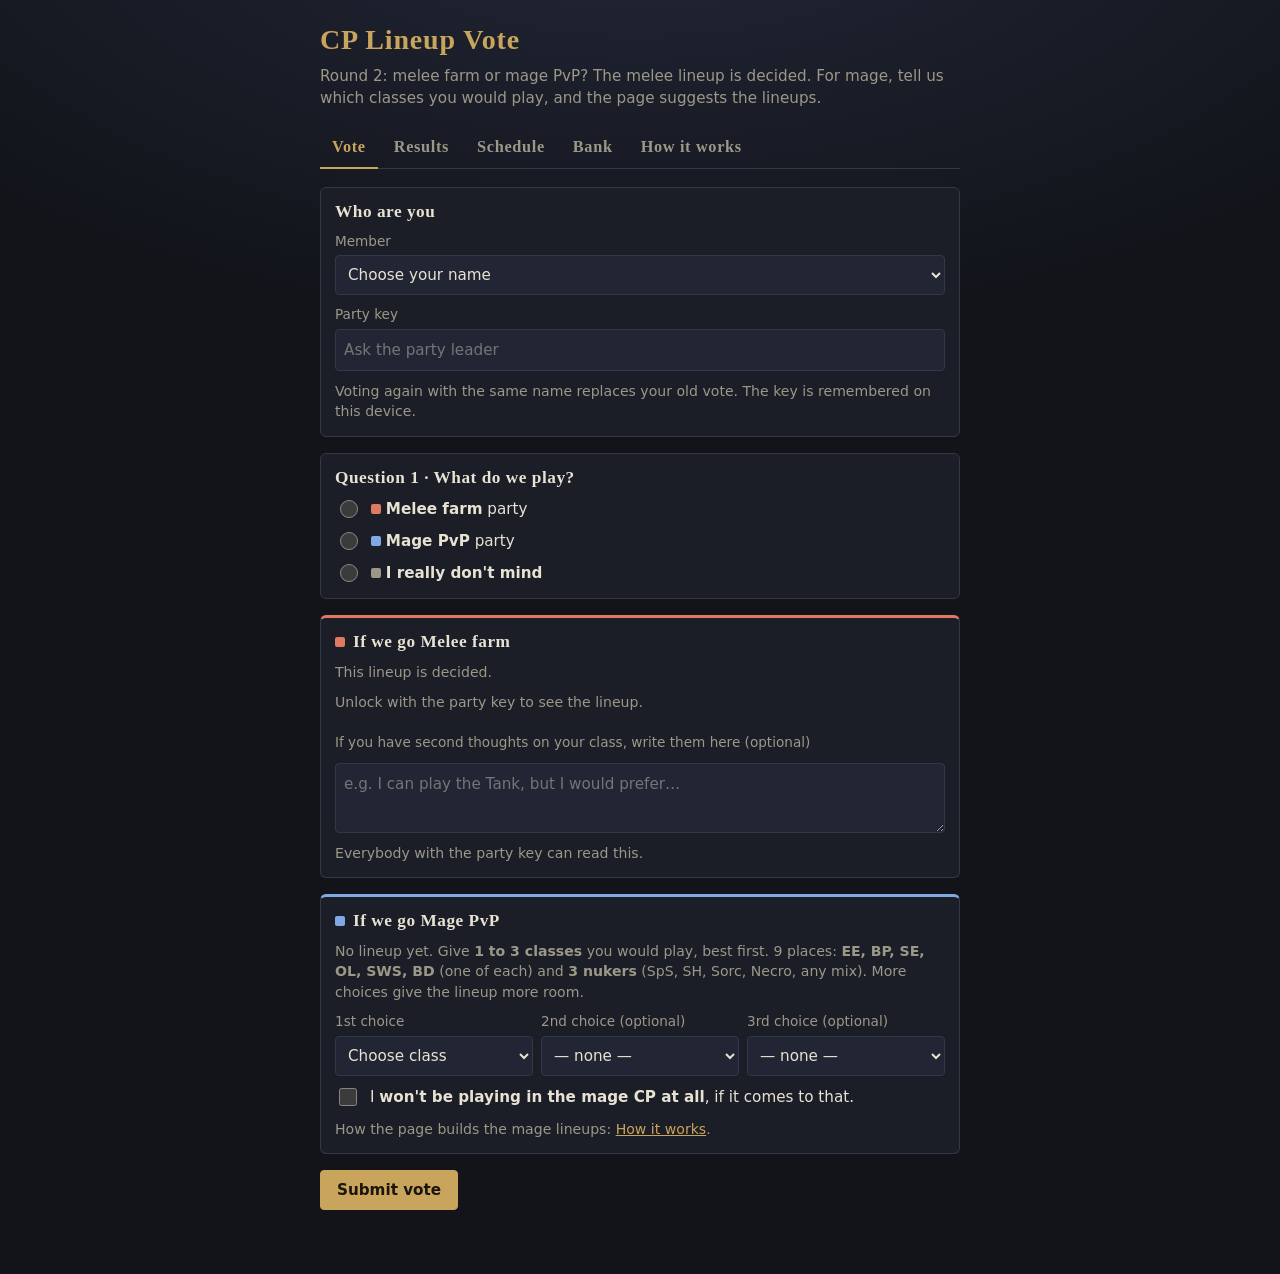
<file: site/index.html>
<!doctype html>
<html lang="en">
<head>
<meta charset="utf-8">
<meta name="viewport" content="width=device-width,initial-scale=1,viewport-fit=cover">
<meta name="author" content="Christoforos Pliatsikas">
<meta name="robots" content="noindex,nofollow">
<meta http-equiv="Content-Security-Policy" content="default-src 'self'; script-src 'self'; style-src 'self' 'unsafe-inline' https://fonts.googleapis.com; font-src https://fonts.gstatic.com; img-src 'self' data:; connect-src https://*.workers.dev 'self'; base-uri 'none'; form-action 'none'">
<title>CP Lineup Vote</title>
<link rel="preconnect" href="https://fonts.googleapis.com">
<link rel="stylesheet" href="https://fonts.googleapis.com/css2?family=Alegreya+SC:wght@700&family=Alegreya+Sans:wght@400;500;700&display=swap">
<link rel="stylesheet" href="style.css">
<style>html{padding-top:env(safe-area-inset-top,0px);padding-bottom:env(safe-area-inset-bottom,0px)}body{margin:0}[hidden]{display:none!important}</style>
<script src="config.js"></script>
<script src="app.js" defer></script>
<script src="schedule.js" defer></script>
<script src="bank.js" defer></script>
</head>
<body>
<div class="wrap">
  <header>
    <h1>CP Lineup Vote</h1>
    <p>Round 2: melee farm or mage PvP? The melee lineup is decided. For mage, tell us which classes you would play, and the page suggests the lineups.</p>
  </header>

  <div class="box" id="unlock" hidden>
    <h2>Party key needed</h2>
    <p class="sub">The votes, lineups and schedule are only for party members. Type the party key to see them.</p>
    <div class="key-row">
      <label class="f" for="unlock-key">Party key<input class="text" type="password" id="unlock-key" autocomplete="off"></label>
      <button class="primary" id="unlock-btn" type="button">Unlock</button>
    </div>
    <p class="msg" id="unlock-msg" aria-live="polite"></p>
  </div>

  <nav class="tabs" role="tablist">
    <button class="tab" role="tab" id="tab-vote" aria-selected="true">Vote</button>
    <button class="tab" role="tab" id="tab-results" aria-selected="false">Results</button>
    <button class="tab" role="tab" id="tab-schedule" aria-selected="false">Schedule</button>
    <button class="tab" role="tab" id="tab-bank" aria-selected="false">Bank</button>
    <button class="tab" role="tab" id="tab-rules" aria-selected="false">How it works</button>
  </nav>

  <!-- VOTE -->
  <section class="view" id="view-vote">
    <div class="box">
      <h2>Who are you</h2>
      <label class="f" for="voter">Member
        <select id="voter"></select>
      </label>
      <label class="f" for="party-key">Party key
        <input class="text" type="password" id="party-key" autocomplete="off" placeholder="Ask the party leader">
      </label>
      <p class="sub" id="voter-hint">Voting again with the same name replaces your old vote. The key is remembered on this device.</p>
    </div>

    <div class="box">
      <h2>Question 1 · What do we play?</h2>
      <div class="checks" role="radiogroup" aria-label="Party type">
        <label class="check" for="party-melee"><input type="radio" name="party" id="party-melee" value="melee"><span><span class="tag t-melee"></span> <b>Melee farm</b> party</span></label>
        <label class="check" for="party-mage"><input type="radio" name="party" id="party-mage" value="mage"><span><span class="tag t-mage"></span> <b>Mage PvP</b> party</span></label>
        <label class="check" for="party-any"><input type="radio" name="party" id="party-any" value="any"><span><span class="tag t-any"></span> <b>I really don't mind</b></span></label>
      </div>
    </div>

    <div class="box card-melee">
      <h2><span class="tag t-melee"></span>If we go Melee farm</h2>
      <p class="sub">This lineup is decided.</p>
      <div id="melee-lineup"></div>
      <p class="sub" id="my-melee"></p>
      <label class="f" for="thoughts">If you have second thoughts on your class, write them here (optional)
        <textarea id="thoughts" class="plain" maxlength="600" placeholder="e.g. I can play the Tank, but I would prefer…"></textarea>
      </label>
      <p class="sub">Everybody with the party key can read this.</p>
    </div>

    <div class="box card-mage">
      <h2><span class="tag t-mage"></span>If we go Mage PvP</h2>
      <p class="sub">No lineup yet. Give <b>1 to 3 classes</b> you would play, best first. 9 places: <b>EE, BP, SE, OL, SWS, BD</b> (one of each) and <b>3 nukers</b> (SpS, SH, Sorc, Necro, any mix). More choices give the lineup more room.</p>
      <div class="grid3" id="mage-picks"></div>
      <label class="check" for="no-mage"><input type="checkbox" id="no-mage"><span>I <b>won't be playing in the mage CP at all</b>, if it comes to that.</span></label>
      <p class="sub">How the page builds the mage lineups: <button class="link" id="goto-rules">How it works</button>.</p>
    </div>

    <div class="btns">
      <button class="primary" id="submit">Submit vote</button>
    </div>
    <p class="msg" id="vote-msg" aria-live="polite"></p>
  </section>

  <!-- RESULTS -->
  <section class="view" id="view-results" hidden>
    <div class="box">
      <h2>Voted so far</h2>
      <div class="chips" id="voted-chips"></div>
      <p class="updated" id="updated"></p>
    </div>

    <div id="results-out" class="stack"></div>

    <div class="box">
      <h2>All votes</h2>
      <div class="votes-table-wrap" id="votes-table"></div>
    </div>
  </section>

  <!-- SCHEDULE -->
  <section class="view" id="view-schedule" hidden>
    <div class="box">
      <h2>My hours</h2>
      <p class="sub">An L2 day runs <b>06:00 → 06:00</b>, so a night like 22:00–02:00 stays one session. Enter times in <b>your own</b> time zone.</p>
      <div class="grid3 g2">
        <label class="f" for="sched-who">Member<select id="sched-who"></select></label>
        <label class="f" for="sched-key">Party key<input class="text" type="password" id="sched-key" autocomplete="off" placeholder="Ask the party leader"></label>
      </div>
      <label class="f" for="sched-tz">My time zone<select id="sched-tz"></select></label>
      <p class="sub" id="sched-hint"></p>
      <h3>Usual hours per weekday</h3>
      <div id="sched-week" class="sd"></div>
      <h3>Next 7 days</h3>
      <p class="sub">Change single days when they differ from your usual hours.</p>
      <div id="sched-days" class="sd"></div>
      <div class="btns"><button class="primary" id="sched-save">Save my hours</button></div>
      <p class="msg" id="sched-msg" aria-live="polite"></p>
    </div>

    <div class="box">
      <h2>Who can play when</h2>
      <p class="sub">Times shown in your time zone: <b id="sched-tzview"></b>. Blue = can play. The bottom row counts people online, gold = enough for a party.</p>
      <label class="f inline" for="sched-min">Show windows with at least <input class="text num" type="number" id="sched-min" min="1" max="20"> people</label>
      <p class="sub" id="sched-missing"></p>
      <p class="updated" id="sched-updated"></p>
    </div>

    <div id="sched-out" class="stack"></div>

    <div class="box">
      <h2>Pair overlap</h2>
      <p class="sub">Hours each two members can play together in the next 7 days.</p>
      <div class="votes-table-wrap" id="sched-pairs"></div>
    </div>
  </section>

  <!-- HOW IT WORKS -->
  <!-- BANK -->
  <section class="view" id="view-bank" hidden>
    <div class="box">
      <h2>CP bank</h2>
      <p class="sub">What everyone gave, what the CP bought for whom, what we hold, and how close we are to the next goals. Everyone in the CP can read it; only the bank admin can change it.</p>
      <p class="sub" id="bank-status"></p>
    </div>

    <details class="box admin" id="bank-admin">
      <summary>Bank admin <small id="bank-admin-state">Read only.</small></summary>
      <div class="key-row" id="admin-key-row">
        <label class="f" for="admin-key">Admin key<input class="text" type="password" id="admin-key" autocomplete="off"></label>
        <button class="primary" id="admin-btn" type="button">Edit</button>
      </div>
      <button class="ghost" id="admin-lock" type="button" hidden>Stop editing in this browser</button>
      <p class="msg" id="admin-msg" aria-live="polite"></p>

      <div id="bank-admin-tools" hidden>
        <details id="e-box" open>
          <summary>Add a ledger line</summary>
          <div class="grid3 g2">
            <label class="f" for="e-type">Type<select id="e-type"></select></label>
            <label class="f" for="e-date">Date<input class="text" type="date" id="e-date"></label>
          </div>
          <p class="sub" id="e-help"></p>
          <div id="e-member-row"><label class="f" for="e-member">Member<select id="e-member"></select></label></div>
          <div id="e-adena-row"><label class="f" id="e-adena-lab" for="e-adena">Adena<input class="text" id="e-adena" inputmode="decimal" placeholder="1500000, 1.5m or 200k" autocomplete="off"></label></div>
          <div id="e-item-row">
            <label class="f" id="e-item-lab" for="e-item">Item (optional)<input class="text" id="e-item" list="item-names" placeholder="Start typing an item name" autocomplete="off"></label>
            <div class="grid3 g2">
              <label class="f" for="e-qty">Quantity<input class="text" type="number" id="e-qty" min="1" value="1"></label>
              <label class="f" for="e-value">Item value (adena, all of them)<input class="text" id="e-value" inputmode="decimal" placeholder="e.g. 950k" autocomplete="off"></label>
            </div>
            <p class="sub" id="e-hint"></p>
          </div>
          <label class="f" for="e-note">Note<input class="text" id="e-note" maxlength="300" placeholder="optional; required for a correction" autocomplete="off"></label>
          <input type="hidden" id="e-goal">
          <div class="btns"><button class="primary" id="e-save" type="button">Save line</button></div>
          <p class="msg" id="e-msg" aria-live="polite"></p>
        </details>

        <details id="g-box">
          <summary><span id="g-legend">New goal</span></summary>
          <input type="hidden" id="g-id">
          <label class="f" for="g-item">Item (optional, fills name and shop price)<input class="text" id="g-item" list="item-names" autocomplete="off"></label>
          <label class="f" for="g-title">Goal<input class="text" id="g-title" maxlength="80" placeholder="e.g. Destroyer weapon for Sinook" autocomplete="off"></label>
          <div class="grid3 g2">
            <label class="f" for="g-member">For<select id="g-member"></select></label>
            <label class="f" for="g-priority">Priority (1 = first)<input class="text" type="number" id="g-priority" min="1" max="999" value="1"></label>
          </div>
          <label class="f" for="g-cost">Cost (adena)<input class="text" id="g-cost" inputmode="decimal" placeholder="5000000 or 5m" autocomplete="off"></label>
          <p class="sub" id="g-hint"></p>
          <label class="f" for="g-note">Note<input class="text" id="g-note" maxlength="300" autocomplete="off"></label>
          <div class="btns"><button class="primary" id="g-save" type="button">Save goal</button><button class="ghost" id="g-new" type="button">Clear</button></div>
          <p class="msg" id="g-msg" aria-live="polite"></p>
        </details>

        <details>
          <summary>Crystal prices and shop tax</summary>
          <p class="sub">Today's market price per crystal (min–max). Item values in the bank use it. Leave a grade empty if nobody trades it.</p>
          <div class="crys">
            <span></span><b>min</b><b>max</b>
            <span>D</span><input class="text" id="s-D-lo" inputmode="numeric"><input class="text" id="s-D-hi" inputmode="numeric">
            <span>C</span><input class="text" id="s-C-lo" inputmode="numeric"><input class="text" id="s-C-hi" inputmode="numeric">
            <span>B</span><input class="text" id="s-B-lo" inputmode="numeric"><input class="text" id="s-B-hi" inputmode="numeric">
            <span>A</span><input class="text" id="s-A-lo" inputmode="numeric"><input class="text" id="s-A-hi" inputmode="numeric">
            <span>S</span><input class="text" id="s-S-lo" inputmode="numeric"><input class="text" id="s-S-hi" inputmode="numeric">
          </div>
          <label class="f" for="s-tax">Shop tax % (castle tax added to NPC shop prices)<input class="text" type="number" id="s-tax" min="0" max="50" value="0"></label>
          <div class="btns"><button class="primary" id="s-save" type="button">Save</button></div>
          <p class="msg" id="s-msg" aria-live="polite"></p>
        </details>
      </div>
    </details>

    <div id="bank-out"></div>
    <datalist id="item-names"></datalist><datalist id="item-names-wh"></datalist>
  </section>

  <section class="view" id="view-rules" hidden>
    <div class="box" lang="en">
      <h2><span class="lang">EN</span>How round 2 works</h2>
      <h3>Question 1: Melee farm or Mage PvP</h3>
      <ul class="rules">
        <li>Every member has one vote: <b>Melee farm</b>, <b>Mage PvP</b> or <b>I really don't mind</b>. The Results tab shows the count and who voted what. "I really don't mind" counts for neither side.</li>
        <li>The <b>melee lineup is decided</b>. If you have second thoughts about your class, write them in the box. Everybody with the party key reads them, and we talk about it. They don't change any count.</li>
      </ul>
      <h3>Mage: your choices</h3>
      <ul class="rules">
        <li>A mage party has 9 places: <b>EE, BP, SE, OL, SWS, BD</b> (one of each) and <b>3 nukers</b> in any mix of SpS, SH, Sorc and Necro (for example 2 Sorc + 1 Necro is fine).</li>
        <li>Everybody gives <b>1 to 3 classes</b> he would play, best first, also the ones who voted Melee. We are 9, so we need everyone's choices to see if a mage party works.</li>
        <li>No class is worth more than another. Only the order of <b>your own</b> choices counts.</li>
        <li>If you tick <b>"I won't be playing in the mage CP at all"</b>, you are left out of the mage lineups and your place becomes a recruit.</li>
      </ul>
      <h3>How the page builds the mage lineups</h3>
      <p class="sub">It tries every possible placement and keeps the best, in this order:</p>
      <ol class="rules">
        <li><b>As few members without a place as possible.</b> Someone whose choices are all taken has no place, so this comes first.</li>
        <li><b>As many members as possible on their 1st choice.</b></li>
        <li><b>Then as many as possible on their 2nd choice.</b></li>
        <li><b>A clash between voters of Question 1:</b> when two members want the same place at the same level (for example both have BP as 1st choice) and voted differently, the order is <b>Melee farm &gt; I really don't mind &gt; Mage PvP</b>: the <b>Mage voter yields</b> and plays his next choice. He gets the party type he wanted, so he can live with his 2nd choice; the Melee voter didn't want mage at all, so he gets the class he prefers. A "don't mind" voter yields to a Melee voter, and keeps his place against a Mage voter.</li>
        <li><b>Still equal</b> (both voted the same in Question 1): the page shows every equally good lineup, with the different places in gold. Agree between you, or <b>roll /dice</b> in game.</li>
      </ol>
      <p class="sub">Rules 1–3 come before rule 4. If the Mage voter's next choice is already taken by someone else, but the Melee voter's next choice is free, the Melee voter moves instead. Otherwise someone would end up on a 3rd choice or without a place, and the rules avoid that first.</p>
      <p class="sub">Example: Player A voted Mage PvP and chose BP, then SE. Player B voted Melee farm and chose BP, then OL. Both 2nd choices are free, so both lineups have one member on a 1st and one on a 2nd choice. Rule 4 decides: B gets BP, A plays SE.</p>
      <p class="sub">Empty places in the lineup are the classes we recruit. Under <b>Next best lineups</b> you see the closest alternatives, in case someone changes his mind.</p>

      <h3>Bank</h3>
      <ul class="rules">
        <li>The <b>Bank</b> tab is the CP's book: every adena and item given, every drop that goes into the bank, and everything the CP bought or handed out for a member. Everyone with the party key can read it; only the bank admin can write.</li>
        <li><b>Given</b> = adena + items, at the value written when they were given. <b>Received</b> = what the CP paid or handed out for that member. <b>Net</b> = given − received. Party drops and <b>general expenses</b> (shots, scrolls, misc) count for the CP, not for one member.</li>
        <li><b>Item value</b> = crystal value at today's crystal price (D grade and up), or what an NPC pays for NG items (half the base price). Shop prices are the NPC base price + shop tax.</li>
        <li><b>Goals</b> are filled with the bank adena in priority order: goal 1 first, then what is left goes to goal 2, and so on. The light part of a bar shows how far we would get if we also sold the warehouse items.</li>
        <li>Lines are never deleted, only <b>voided</b> with a reason, and every change is in the change log.</li>
      </ul>

      <h3>Schedule</h3>
      <ul class="rules">
        <li>An L2 day runs <b>06:00 → 06:00</b>, so a night like 22:00–02:00 stays one session.</li>
        <li>Each member enters times in <b>his own time zone</b>. The page takes it from your PC; change it only if your PC is set wrong. Everybody sees all hours converted to his own time zone.</li>
        <li><b>Usual hours per weekday</b> repeat every week. Under <b>Next 7 days</b> you change only the days that differ, or mark <b>Can't play</b>. Tick <b>All day</b> if you can play the whole L2 day (06:00 → 06:00).</li>
        <li>For each day you see one row per member and an <b>online</b> row: gold means at least the number of people you chose in the filter.</li>
        <li><b>Windows</b> are stretches of 1 hour or more with enough people online. <b>Whole time</b> lists who is there from start to end, <b>Part of it</b> who joins or leaves.</li>
        <li>For each window, the page builds the <b>Mage party</b> from the whole-time group, with the same rules as the mage lineups, and shows which places we must recruit. Members without a vote, or who won't play mage, are not in that lineup.</li>
        <li><b>Pair overlap</b> shows how many hours each two members can play together in the next 7 days.</li>
        <li>Days older than 2 days are deleted by themselves.</li>
      </ul>
    </div>

    <div class="box" lang="el">
      <h2><span class="lang">EL</span>Πώς δουλεύει ο 2ος γύρος</h2>
      <h3>Ερώτηση 1: Melee farm ή Mage PvP</h3>
      <ul class="rules">
        <li>Κάθε μέλος έχει μία ψήφο: <b>Melee farm</b>, <b>Mage PvP</b> ή <b>I really don't mind</b>. Στο Results φαίνεται το σύνολο και τι ψήφισε ο καθένας. Το «I really don't mind» δεν μετράει για καμία πλευρά.</li>
        <li>Το <b>melee lineup είναι αποφασισμένο</b>. Αν έχεις δεύτερες σκέψεις για το class σου, γράψ' τες στο κουτί. Τις διαβάζουν όλοι όσοι έχουν το party key και το συζητάμε. Δεν αλλάζουν καμία μέτρηση.</li>
      </ul>
      <h3>Mage: οι επιλογές σου</h3>
      <ul class="rules">
        <li>Ένα mage party έχει 9 θέσεις: <b>EE, BP, SE, OL, SWS, BD</b> (ένα από το καθένα) και <b>3 nukers</b> σε οποιονδήποτε συνδυασμό από SpS, SH, Sorc και Necro (π.χ. 2 Sorc + 1 Necro είναι ok).</li>
        <li>Όλοι δίνουν <b>1 έως 3 classes</b> που θα έπαιζαν, με σειρά προτίμησης, και όσοι ψήφισαν Melee. Είμαστε 9, οπότε χρειαζόμαστε τις επιλογές όλων για να δούμε αν βγαίνει mage party.</li>
        <li>Κανένα class δεν αξίζει περισσότερο από άλλο. Μετράει μόνο η σειρά των <b>δικών σου</b> επιλογών.</li>
        <li>Αν τσεκάρεις <b>«I won't be playing in the mage CP at all»</b>, δεν μπαίνεις στα mage lineups και η θέση σου γίνεται θέση που ψάχνουμε.</li>
      </ul>
      <h3>Πώς στήνει η σελίδα τα mage lineups</h3>
      <p class="sub">Δοκιμάζει κάθε πιθανό στήσιμο και κρατάει το καλύτερο, με αυτή τη σειρά:</p>
      <ol class="rules">
        <li><b>Όσο το δυνατόν λιγότερα μέλη χωρίς θέση.</b> Όποιος έχει όλες τις επιλογές του πιασμένες μένει χωρίς θέση, γι' αυτό μετράει πρώτο.</li>
        <li><b>Όσο το δυνατόν περισσότερα μέλη στην 1η τους επιλογή.</b></li>
        <li><b>Μετά όσο το δυνατόν περισσότερα στη 2η τους επιλογή.</b></li>
        <li><b>Σύγκρουση ανάμεσα σε ψήφους της Ερώτησης 1:</b> όταν δύο μέλη θέλουν την ίδια θέση στο ίδιο επίπεδο (π.χ. και οι δύο έχουν BP 1η επιλογή) και ψήφισαν διαφορετικά, η σειρά είναι <b>Melee farm &gt; I really don't mind &gt; Mage PvP</b>: <b>υποχωρεί αυτός που ψήφισε Mage</b> και παίζει την επόμενη επιλογή του. Παίρνει τον τύπο party που ήθελε, οπότε μπορεί να ζήσει με τη 2η του επιλογή· αυτός που ψήφισε Melee δεν ήθελε καθόλου mage, οπότε παίρνει το class που προτιμάει. Όποιος ψήφισε «don't mind» υποχωρεί σε αυτόν που ψήφισε Melee και κρατάει τη θέση του απέναντι σε αυτόν που ψήφισε Mage.</li>
        <li><b>Αν είναι ακόμα ίσοι</b> (ψήφισαν το ίδιο στην Ερώτηση 1): η σελίδα δείχνει όλα τα εξίσου καλά lineups, με τις θέσεις που αλλάζουν σε χρυσό. Τα βρίσκετε μεταξύ σας ή κάνετε <b>roll /dice</b> in game.</li>
      </ol>
      <p class="sub">Οι κανόνες 1–3 μετράνε πριν από τον 4. Αν η επόμενη επιλογή αυτού που ψήφισε Mage είναι ήδη πιασμένη από άλλον, ενώ του Melee είναι ελεύθερη, μετακινείται αυτός που ψήφισε Melee. Αλλιώς κάποιος θα έμενε σε 3η επιλογή ή χωρίς θέση, και οι κανόνες το αποφεύγουν αυτό πρώτα.</p>
      <p class="sub">Παράδειγμα: ο Player A ψήφισε Mage PvP και διάλεξε BP και μετά SE. Ο Player B ψήφισε Melee farm και διάλεξε BP και μετά OL. Και οι δύο 2ες επιλογές είναι ελεύθερες, οπότε και τα δύο lineups έχουν ένα μέλος σε 1η και ένα σε 2η επιλογή. Αποφασίζει ο κανόνας 4: ο B παίρνει BP, ο A παίζει SE.</p>
      <p class="sub">Οι κενές θέσεις του lineup είναι τα classes που ψάχνουμε. Στο <b>Next best lineups</b> βλέπεις τις πιο κοντινές εναλλακτικές, σε περίπτωση που κάποιος αλλάξει γνώμη.</p>

      <h3>Τράπεζα</h3>
      <ul class="rules">
        <li>Το tab <b>Bank</b> είναι το βιβλίο του CP: κάθε adena και item που δόθηκε, κάθε drop που μπαίνει στην τράπεζα, και ό,τι αγόρασε ή έδωσε το CP σε κάθε μέλος. Το διαβάζουν όλοι όσοι έχουν το party key· γράφει μόνο ο admin της τράπεζας.</li>
        <li><b>Given</b> = adena + items, με την αξία που γράφτηκε όταν δόθηκαν. <b>Received</b> = ό,τι πλήρωσε ή έδωσε το CP σε αυτό το μέλος. <b>Net</b> = given − received. Τα drops του party και τα <b>γενικά έξοδα</b> (shots, scrolls, διάφορα) μετράνε για το CP, όχι για ένα μέλος.</li>
        <li><b>Αξία item</b> = αξία σε crystals με τη σημερινή τιμή crystal (από D grade και πάνω), ή ό,τι δίνει ο NPC για τα NG items (μισή base price). Οι τιμές shop είναι η base price του NPC + το shop tax.</li>
        <li>Οι <b>στόχοι</b> γεμίζουν με τα adena της τράπεζας με σειρά προτεραιότητας: πρώτα ο στόχος 1, ό,τι περισσέψει πάει στον 2, κ.ο.κ. Το ανοιχτό κομμάτι της μπάρας δείχνει πόσο μακριά θα φτάναμε αν πουλούσαμε και τα items της αποθήκης.</li>
        <li>Οι γραμμές δεν σβήνονται ποτέ, μόνο <b>ακυρώνονται (void)</b> με αιτία, και κάθε αλλαγή φαίνεται στο change log.</li>
      </ul>

      <h3>Πρόγραμμα</h3>
      <ul class="rules">
        <li>Μια μέρα L2 είναι από <b>06:00 → 06:00</b>, οπότε ένα βράδυ όπως 22:00–02:00 μένει ένα session.</li>
        <li>Κάθε μέλος βάζει ώρες στη <b>δική του ώρα</b>. Η σελίδα την παίρνει από το PC σου· άλλαξέ την μόνο αν το PC σου έχει λάθος ώρα. Ο καθένας βλέπει όλες τις ώρες μετατρεμμένες στη δική του ώρα.</li>
        <li>Οι <b>συνηθισμένες ώρες ανά μέρα</b> επαναλαμβάνονται κάθε εβδομάδα. Στις <b>επόμενες 7 μέρες</b> αλλάζεις μόνο τις μέρες που διαφέρουν, ή βάζεις <b>Can't play</b>. Τσέκαρε <b>All day</b> αν μπορείς όλη τη μέρα L2 (06:00 → 06:00).</li>
        <li>Για κάθε μέρα βλέπεις μία γραμμή ανά μέλος και μια γραμμή <b>online</b>: χρυσό σημαίνει τουλάχιστον όσα άτομα έχεις βάλει στο φίλτρο.</li>
        <li>Τα <b>windows</b> είναι διαστήματα 1 ώρας και πάνω με αρκετά άτομα online. Το <b>Whole time</b> δείχνει ποιοι είναι εκεί από την αρχή ως το τέλος, το <b>Part of it</b> ποιοι μπαίνουν ή φεύγουν ενδιάμεσα.</li>
        <li>Για κάθε window η σελίδα στήνει το <b>Mage party</b> με όσους είναι εκεί όλη την ώρα, με τους ίδιους κανόνες όπως στα mage lineups, και δείχνει ποιες θέσεις πρέπει να ψάξουμε. Όσοι δεν έχουν ψηφίσει, ή δεν θα παίξουν mage, δεν μπαίνουν σε αυτό το lineup.</li>
        <li>Το <b>Pair overlap</b> δείχνει πόσες ώρες μπορούν να παίξουν μαζί κάθε δύο μέλη τις επόμενες 7 μέρες.</li>
        <li>Μέρες παλαιότερες από 2 μέρες σβήνονται μόνες τους.</li>
      </ul>
    </div>
  </section>
</div>
</body>
</html>
</file>
<file: site/style.css>
/* CP Lineup Vote - Christoforos Pliatsikas */
/* Layout: one narrow column like an in-game window; three tabs (Vote / Results / How it works), party types colour-coded. Single dark look by choice (game UI). */
:root{
  --bg:#12141a; --panel:#1b1e27; --panel2:#222634; --line:#323849;
  --fg:#e8e2d2; --muted:#9c9888; --gold:#c9a45c; --gold-dim:#8a7140;
  --mage:#82a8e3; --melee:#df7a62; --archer:#93c272;
  --warn:#e9b44c; --bad:#e2685b; --ink:#1a160c;
  --display:"Alegreya SC",Georgia,serif;
  --body:"Alegreya Sans","Segoe UI",system-ui,sans-serif;
  color-scheme:dark;
}
*{box-sizing:border-box}
body{
  background:var(--bg); color:var(--fg); font-family:var(--body); font-size:16px; line-height:1.45;
  padding-left:max(16px,env(safe-area-inset-left,0px)); padding-right:max(16px,env(safe-area-inset-right,0px));
  padding-block:20px 48px;
  background-image:radial-gradient(ellipse 120% 60% at 50% -10%, #232838 0%, transparent 60%);
}
.wrap{max-width:640px;margin:0 auto;display:flex;flex-direction:column;gap:18px}
header h1{font-family:var(--display);font-weight:700;font-size:1.75rem;letter-spacing:.03em;margin:0;color:var(--gold);text-wrap:balance}
header p{margin:4px 0 0;color:var(--muted);font-size:.95rem}
.tabs{display:flex;flex-wrap:wrap;gap:4px;border-bottom:1px solid var(--line)}
.tab{background:none;border:0;color:var(--muted);font:700 1.02rem var(--display);letter-spacing:.04em;padding:10px 12px;cursor:pointer;border-bottom:2px solid transparent;margin-bottom:-1px}
.tab[aria-selected="true"]{color:var(--gold);border-bottom-color:var(--gold)}
.tab:focus-visible,button:focus-visible,select:focus-visible,textarea:focus-visible,input:focus-visible{outline:2px solid var(--gold);outline-offset:2px}
section.view{display:flex;flex-direction:column;gap:16px}
.box{background:var(--panel);border:1px solid var(--line);border-radius:6px;padding:14px;display:flex;flex-direction:column;gap:10px}
.box h2{margin:0;font:700 1.08rem var(--display);letter-spacing:.03em;display:flex;align-items:center;gap:8px}
.box h3{margin:6px 0 0;font:700 .95rem var(--display);letter-spacing:.03em;color:var(--gold)}
.box .sub{margin:0;color:var(--muted);font-size:.88rem}
.lang{display:inline-block;font:600 .72rem var(--body);letter-spacing:.08em;color:var(--ink);background:var(--gold);border-radius:3px;padding:1px 6px}
.tag{display:inline-block;width:10px;height:10px;border-radius:2px;flex:none}
.t-mage{background:var(--mage)}.t-melee{background:var(--melee)}.t-archer{background:var(--archer)}
.grid3{display:grid;grid-template-columns:repeat(3,minmax(0,1fr));gap:8px}
@media (max-width:480px){.grid3{grid-template-columns:1fr}}
label.f{display:flex;flex-direction:column;gap:4px;font-size:.85rem;color:var(--muted);min-width:0}
select,textarea,input.text{width:100%;background:var(--panel2);color:var(--fg);border:1px solid var(--line);border-radius:4px;padding:9px 8px;font:inherit;font-size:.95rem}
textarea{min-height:90px;font-family:ui-monospace,Menlo,monospace;font-size:.8rem}
.checks{display:flex;flex-direction:column;gap:10px}
.check{display:flex;gap:10px;align-items:flex-start;font-size:.95rem;cursor:pointer}
.check input{width:18px;height:18px;margin-top:2px;accent-color:var(--gold);flex:none}
.check small{color:var(--muted)}
.btns{display:flex;flex-wrap:wrap;gap:8px}
button.primary,button.ghost{font:600 .95rem var(--body);border-radius:4px;padding:10px 16px;cursor:pointer}
button.primary{background:var(--gold);color:var(--ink);border:1px solid var(--gold)}
button.primary:hover{background:#d7b46c}
button.ghost{background:transparent;color:var(--gold);border:1px solid var(--gold-dim)}
button.link{background:none;border:0;padding:0;color:var(--gold);font:inherit;text-decoration:underline;cursor:pointer}
.msg{font-size:.92rem;margin:0}
.msg.err{color:var(--bad)}.msg.ok{color:var(--archer)}
.slots{font-size:.85rem;color:var(--muted);margin:0}
.chips{display:flex;flex-wrap:wrap;gap:6px}
.chip{font-size:.85rem;padding:3px 9px;border-radius:999px;border:1px solid var(--line);color:var(--muted)}
.chip.done{border-color:var(--gold-dim);color:var(--fg)}
.chip.done::before{content:"✓ ";color:var(--gold)}
.winner{border-color:var(--gold-dim);background:linear-gradient(180deg,#252231,var(--panel))}
.winner .big{font:700 1.45rem var(--display);color:var(--gold);margin:0}
.score{display:flex;justify-content:space-between;align-items:baseline;gap:8px}
.score .tot{font:700 1.5rem var(--body);font-variant-numeric:tabular-nums}
.breakdown{display:flex;flex-wrap:wrap;gap:4px 14px;font-size:.85rem;color:var(--muted);font-variant-numeric:tabular-nums}
.breakdown b{color:var(--fg);font-weight:600}
.breakdown .neg b{color:var(--bad)}
.lineup{width:100%;border-collapse:collapse;font-size:.9rem}
.lineup td{padding:6px 4px;border-top:1px solid var(--line);vertical-align:top}
.lineup td:first-child{color:var(--muted);width:30%;white-space:nowrap}
.lineup .pts{text-align:right;font-variant-numeric:tabular-nums;color:var(--muted);white-space:nowrap}
.rec{color:var(--warn);font-weight:600}
.rec.sup::after{content:" · support";font-weight:400;font-size:.8rem;color:var(--bad)}
.vol{font-size:.8rem;color:var(--gold)}
.note{font-size:.85rem;color:var(--warn);margin:0}
.rules{font-size:.92rem;color:var(--muted);margin:0;padding-left:18px;display:flex;flex-direction:column;gap:5px}
.rules b{color:var(--fg);font-weight:600}
.empty{color:var(--muted);text-align:center;padding:22px 8px;margin:0}
.card-mage{border-top:3px solid var(--mage)}.card-melee{border-top:3px solid var(--melee)}.card-archer{border-top:3px solid var(--archer)}
.votes-table-wrap{overflow-x:auto}
.votes{border-collapse:collapse;font-size:.82rem;min-width:540px;width:100%}
.votes th,.votes td{padding:5px 6px;border-top:1px solid var(--line);text-align:left;vertical-align:top}
.votes th{color:var(--muted);font-weight:500}
@media (prefers-reduced-motion:no-preference){.box{transition:border-color .2s}}
.key-row{display:flex;gap:8px;align-items:flex-end}
.key-row label{flex:1}
.updated{font-size:.8rem;color:var(--muted);margin:0}
.stack{display:flex;flex-direction:column;gap:16px}
.dice{font-size:.8rem;color:var(--warn);font-weight:600}
.ex-wrap{overflow-x:auto}
.ex{border-collapse:collapse;width:100%;table-layout:fixed;font-size:.86rem;font-variant-numeric:tabular-nums}
.ex th,.ex td{padding:6px 8px;border-top:1px solid var(--line);text-align:left;vertical-align:top;color:var(--muted)}
.ex th{color:var(--fg);font-weight:600}
.ex th:first-child,.ex td:first-child{width:26%}
.ex b{color:var(--fg);font-weight:600}
.ex .ex-total td{color:var(--gold);font-weight:700;font-size:.95rem}
.rules ol{margin:4px 0 0;padding-left:20px;display:flex;flex-direction:column;gap:3px}
/* schedule */
.g2{grid-template-columns:repeat(2,minmax(0,1fr))}
@media (max-width:480px){.g2{grid-template-columns:1fr}}
.sd{display:flex;flex-direction:column;gap:6px}
.sd-row{display:grid;grid-template-columns:4.6rem minmax(0,1fr);gap:8px;align-items:start;padding:6px 0;border-top:1px solid var(--line)}
.sd-row>b{font-size:.9rem;padding-top:6px}
.sd-row.changed>b{color:var(--gold)}
.sd-body{display:flex;flex-direction:column;gap:6px;min-width:0}
.sd-acts{display:flex;flex-wrap:wrap;gap:6px}
.rgs{display:flex;flex-wrap:wrap;gap:6px;align-items:center;min-width:0}
.rgs>.sub{padding:4px 0}
.rg{display:flex;gap:4px;align-items:center}
.rg select{width:auto;padding:5px 4px;font-size:.88rem}
button.ghost.sm{padding:4px 9px;font-size:.82rem}
label.inline{flex-direction:row;align-items:center;flex-wrap:wrap;gap:6px}
input.num{width:4.2rem;padding:5px 6px}
.tl-wrap{overflow-x:auto}
.tl{display:grid;grid-template-columns:5.2rem repeat(48,minmax(5px,1fr));row-gap:2px;min-width:300px}
.tl-name{font-size:.75rem;color:var(--muted);white-space:nowrap;overflow:hidden;text-overflow:ellipsis;padding-right:4px;line-height:14px}
.tl-t{font-size:.65rem;color:var(--muted);line-height:14px;overflow:visible;white-space:nowrap}
.tl-c{height:14px;background:var(--panel2)}
.tl-c.on{background:var(--mage)}
.tl-sum{color:var(--fg)}
.tl-h{height:16px;font-size:.6rem;line-height:16px;text-align:center;color:var(--muted);background:var(--panel2);font-variant-numeric:tabular-nums;overflow:hidden}
.tl-h.warm{background:rgba(201,164,92,calc(var(--a)*.45));color:var(--fg)}
.tl-h.hot{background:rgba(201,164,92,calc(.35 + var(--a)*.65));color:var(--ink);font-weight:700}
.win{border-top:1px solid var(--line);padding-top:8px;display:flex;flex-direction:column;gap:4px}
.win-h{margin:0;font-size:.95rem}
.win details{font-size:.85rem;color:var(--muted)}
.win summary{cursor:pointer;color:var(--gold)}
.wl{list-style:none;margin:6px 0 0;padding:0;display:grid;gap:2px}
.wl span{display:inline-block;min-width:6.5rem;color:var(--muted)}
.pairs td.pv{background:rgba(130,168,227,calc(var(--a)*.55));text-align:center;font-variant-numeric:tabular-nums}
.pairs td.self{text-align:center;color:var(--muted)}
.pairs th{white-space:nowrap}
.check.sm{font-size:.85rem;gap:6px;align-items:center}.check.sm input{width:16px;height:16px;margin:0}

/* round 2 */
textarea.plain{font-family:inherit;font-size:.95rem;min-height:70px;margin-top:6px}
.thought{display:block;font-size:.85rem;color:var(--muted);white-space:pre-wrap;margin-top:2px}
.pv-tag{font-size:.72rem;padding:1px 6px;border-radius:3px;white-space:nowrap}
.pv-tag.p-mage{color:var(--mage);border:1px solid var(--mage)}
.pv-tag.p-melee{color:var(--melee);border:1px solid var(--melee)}
.t-any{background:var(--muted)}
.pv-tag.p-any{color:var(--muted);border:1px solid var(--muted)}
tr.diff td{background:rgba(201,164,92,.12)}
tr.diff td:first-child{box-shadow:inset 3px 0 0 var(--gold)}
ol.rules{padding-left:22px}
.breakdown .tag{vertical-align:-1px}

/* bank */
.wrap.wide{max-width:980px}
.ad{font-variant-numeric:tabular-nums;white-space:nowrap}
.kpis{display:grid;grid-template-columns:repeat(5,minmax(0,1fr));gap:8px}
.kpi{background:var(--panel);border:1px solid var(--line);border-radius:6px;padding:10px 12px;display:flex;flex-direction:column;gap:2px;min-width:0}
.kpi>span{font-size:.8rem;color:var(--muted)}.kpi>b{font:700 1.35rem var(--display);color:var(--gold);font-variant-numeric:tabular-nums}.kpi small{color:var(--muted);font-size:.78rem;font-family:var(--body);font-weight:400}
@media (max-width:820px){.kpis{grid-template-columns:repeat(3,minmax(0,1fr))}}
@media (max-width:520px){.kpis{grid-template-columns:repeat(2,minmax(0,1fr))}}
.gbar{position:relative;height:18px;background:var(--panel2);border-radius:3px;overflow:hidden}
.gbar span{position:absolute;inset:0 auto 0 0;width:var(--w);display:block}
.gbar .st{background:rgba(201,164,92,.28)}.gbar .ad2{background:var(--gold)}
.gbar em{position:absolute;right:6px;top:0;line-height:18px;font-size:.75rem;font-weight:700;font-style:normal;color:var(--fg);text-shadow:0 0 2px #000,0 0 4px #000}
.goals{display:flex;flex-direction:column;gap:12px}
.goal{display:flex;flex-direction:column;gap:6px;padding-top:10px;border-top:1px solid var(--line)}
.goal:first-child{border-top:0;padding-top:0}
.gh{display:flex;flex-wrap:wrap;align-items:center;gap:8px}.gh .gc{margin-left:auto;color:var(--muted);font-size:.88rem}
.btns.sm button{padding:3px 10px;font-size:.82rem}
.mem .barcol{width:32%;min-width:110px}
.mb{display:block;height:6px;border-radius:2px;width:var(--w);margin:3px 0}
.mb.g{background:var(--gold)}.mb.r{background:var(--mage)}
.mb.key{display:inline-block;width:14px;vertical-align:middle;margin:0}
.pos{color:var(--archer)}.neg{color:var(--bad)}
tr.void td{color:var(--muted);text-decoration:line-through}tr.void td:nth-child(6){text-decoration:none}
.filters{display:flex;flex-wrap:wrap;gap:8px}
.filters select{width:auto}
svg.spark{width:100%;height:auto}
svg.spark polyline{fill:none;stroke:var(--gold);stroke-width:2}
svg.spark circle{fill:var(--gold)}svg.spark .zero{stroke:var(--line)}
details.admin>summary{cursor:pointer;font:700 1rem var(--display);color:var(--gold)}
details.admin>summary small{font:400 .82rem var(--body);color:var(--muted);margin-left:8px}
#bank-admin-tools{display:flex;flex-direction:column;gap:12px}
#bank-admin-tools>details{border-top:1px solid var(--line);padding-top:10px;display:flex;flex-direction:column;gap:8px}
#bank-admin-tools>details>summary{cursor:pointer;font-weight:700;margin-bottom:6px}
#bank-admin-tools>details[open]>*:not(summary){margin-bottom:8px}
.key-row{display:flex;gap:8px;align-items:flex-end;flex-wrap:wrap}.key-row .f{flex:1;min-width:200px}
.crys{display:grid;grid-template-columns:2rem minmax(0,1fr) minmax(0,1fr);gap:6px;align-items:center;max-width:360px}
.crys b{font-size:.8rem;color:var(--muted);font-weight:500}
.audit{margin:8px 0 0;padding-left:18px;font-size:.85rem;display:flex;flex-direction:column;gap:3px}
.audit small{color:var(--muted)}
.void-form{display:flex;gap:4px}.void-form input{min-width:90px;padding:3px 6px}
</file>
